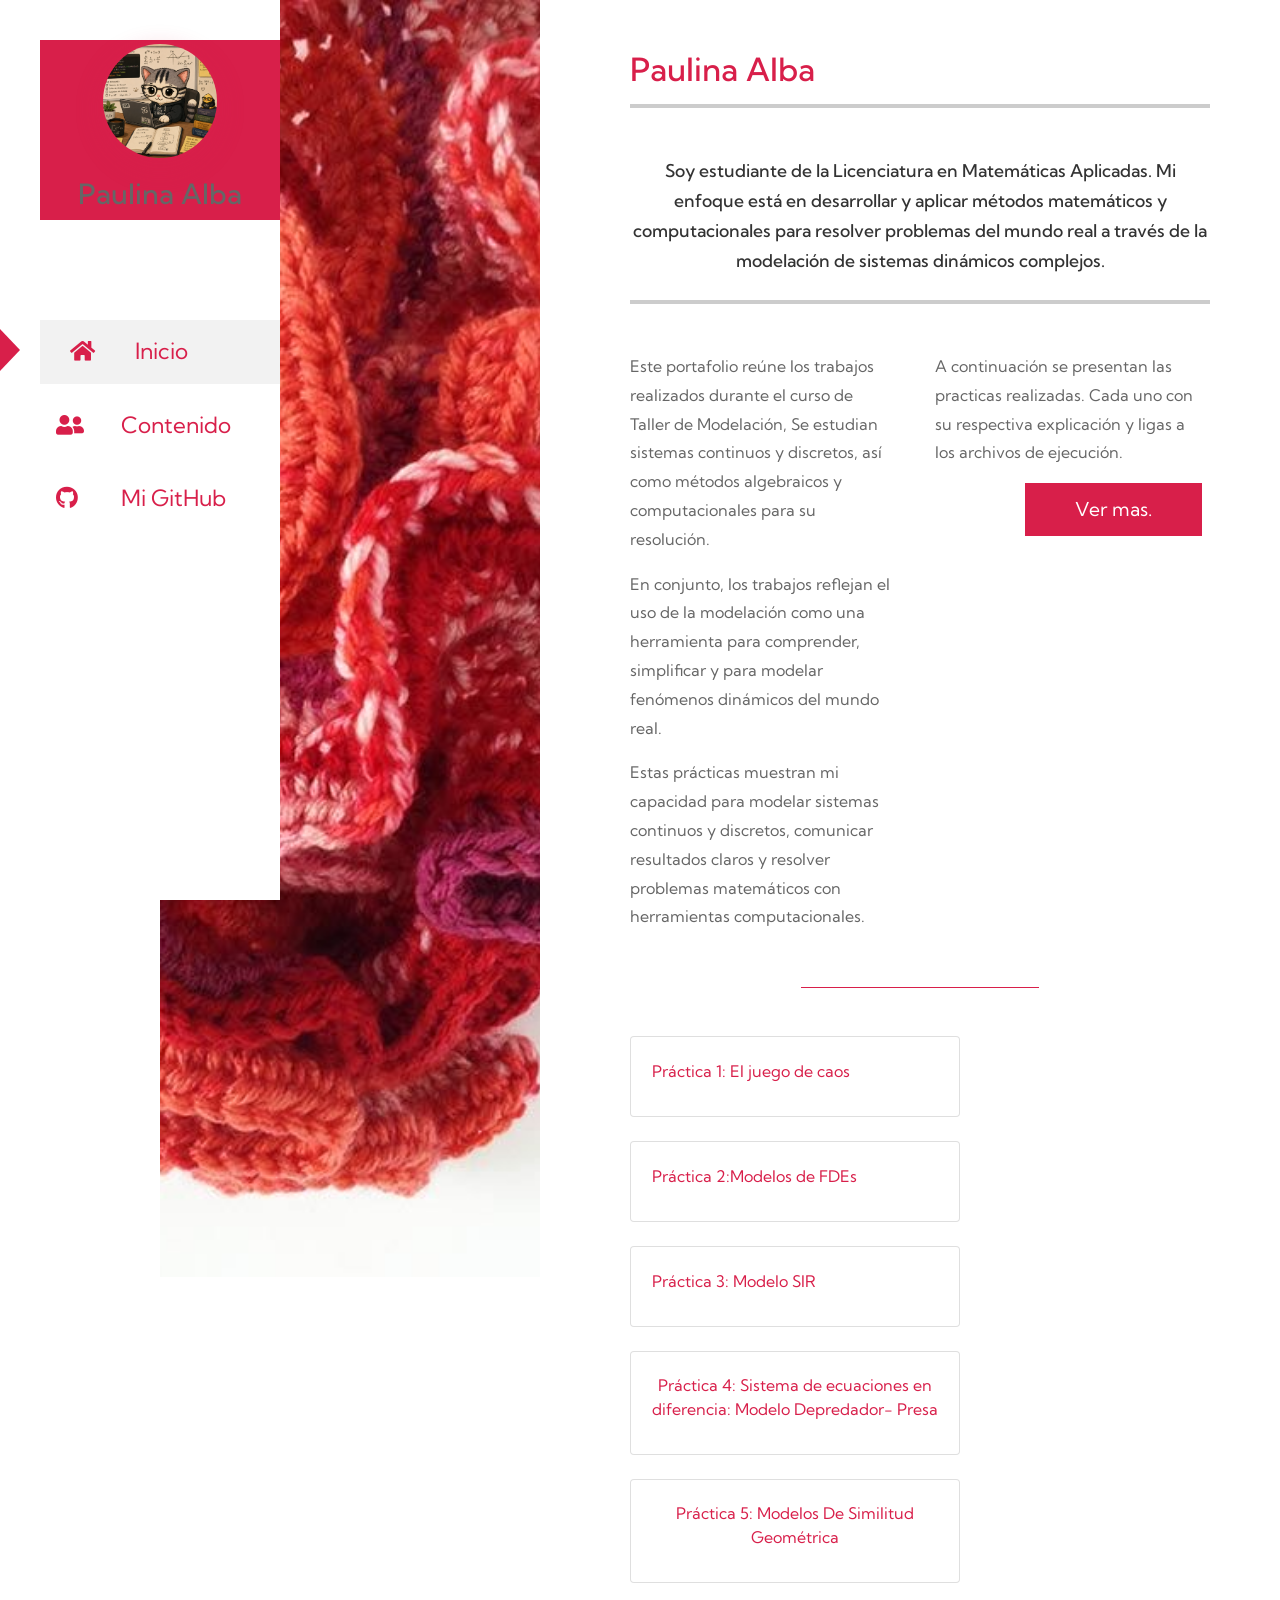
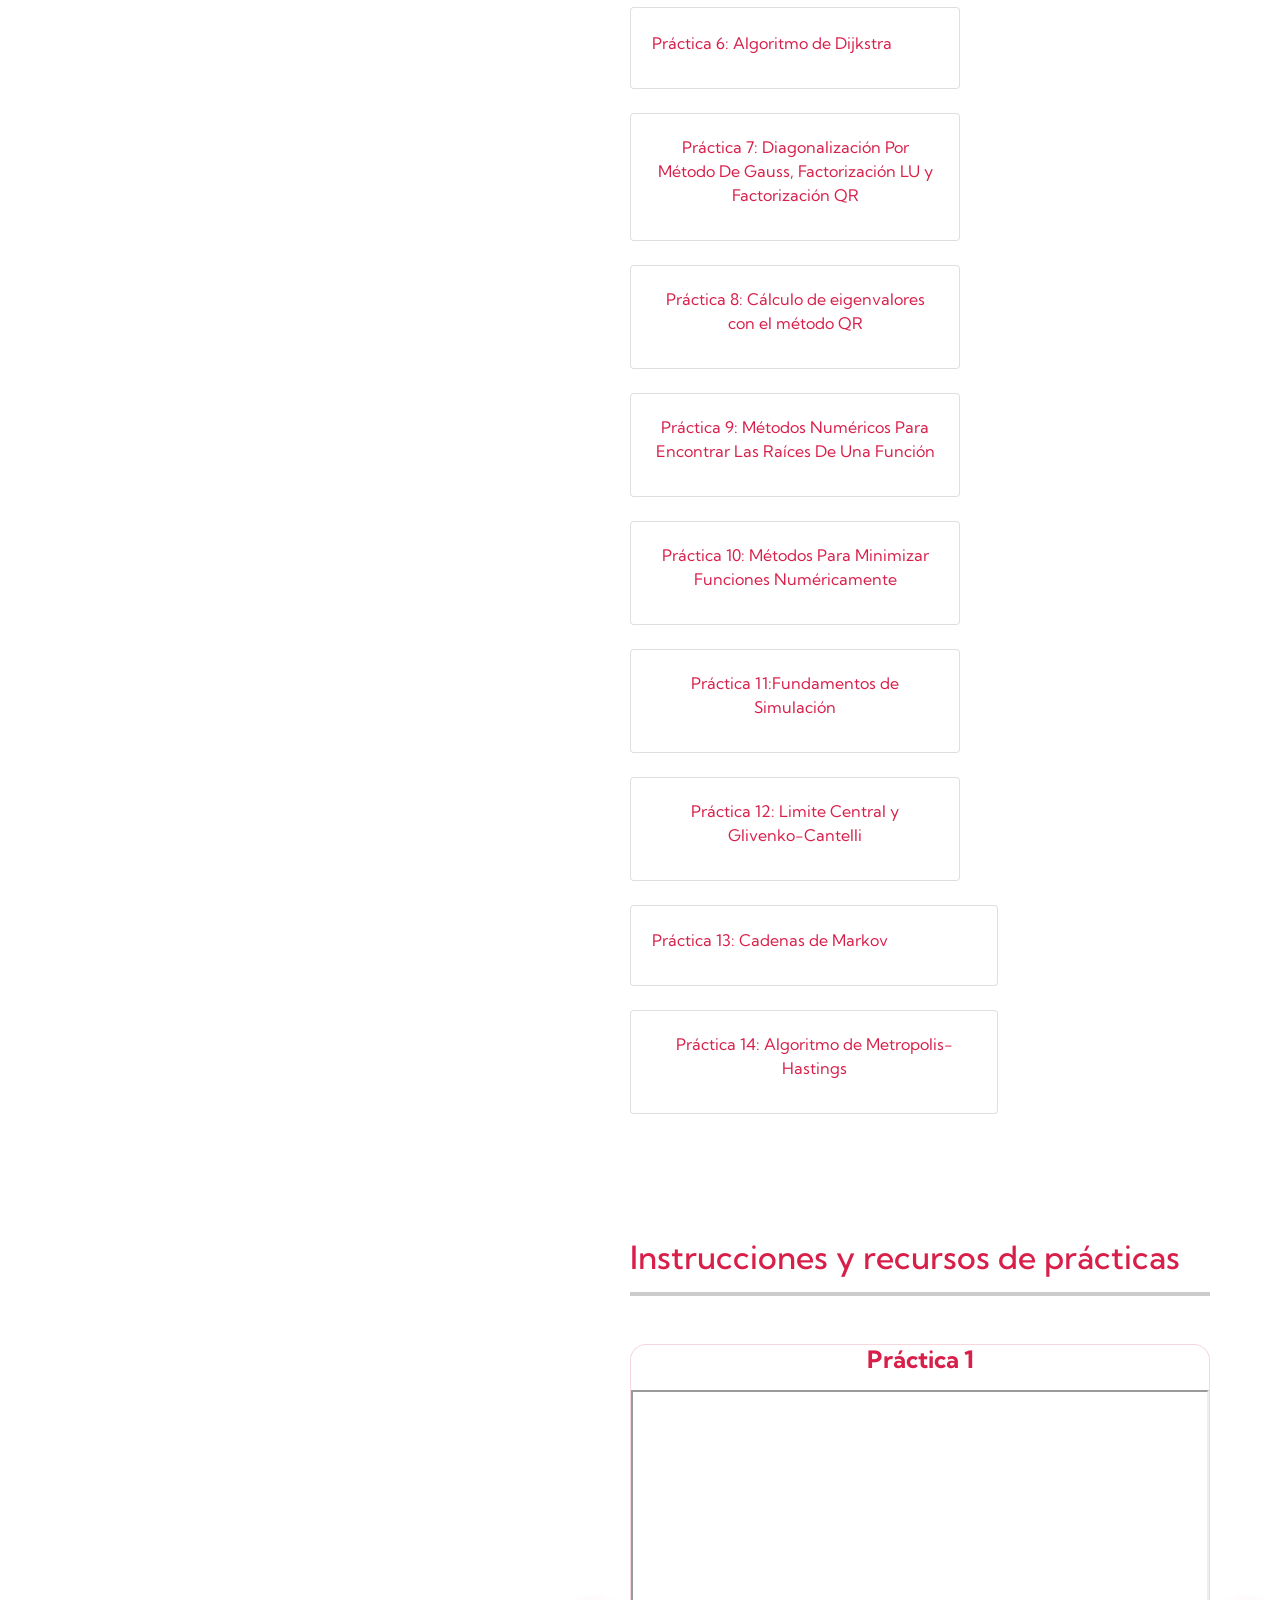
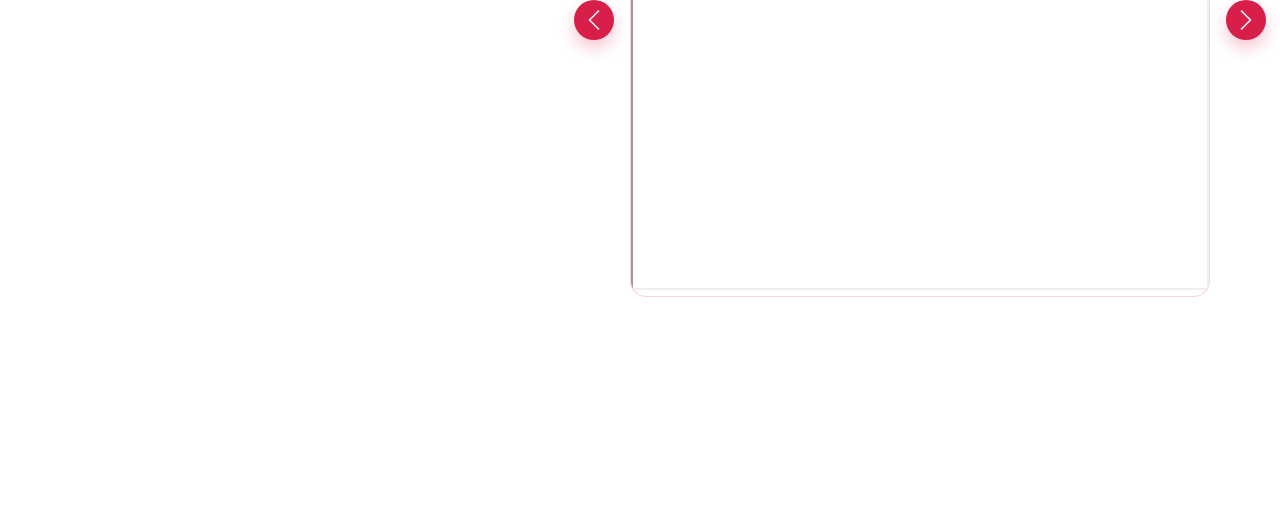
<file: index.html>
<!DOCTYPE html>
<html lang="en">
<head>
    <meta charset="UTF-8">
    <meta name="viewport" content="width=device-width, initial-scale=1.0">
    <title>Portafolio - Paulina Alba</title>
    <link href="https://fonts.googleapis.com/css2?family=Kumbh+Sans&display=swap" rel="stylesheet"> <!-- https://fonts.google.com/specimen/Kumbh+Sans -->
    <link rel="stylesheet" href="assets/libs/fontawesome/css/all.min.css">  <!-- https://fontawesome.com/-->  
    <link rel="stylesheet" href="assets/css/magnific-popup.css">       <!-- https://dimsemenov.com/plugins/magnific-popup/ -->
    <link rel="stylesheet" href="assets/css/bootstrap.min.css">        <!-- https://getbootstrap.com/ -->
    <link rel="stylesheet" href="assets/libs/slick/slick.min.css">          <!-- https://kenwheeler.github.io/slick/ -->
    <link rel="stylesheet" href="assets/libs/slick/slick-theme.css">
    <link rel="stylesheet" href="assets/css/templatemo-upright.css">
    <style>
        #accordion .btn-outline-primary,
        #accordion .btn-outline-secondary {
            border-width: 2px;
            border-radius: 0.65rem;
            padding: 0.45rem 0.95rem;
            font-weight: 600;
            letter-spacing: 0.02em;
            transition: transform 0.2s ease, box-shadow 0.2s ease, background-color 0.2s ease;
        }
        #accordion .btn-outline-primary {
            color: #d81f4a;
            border-color: #d81f4a;
            background-color: transparent;
        }
        #accordion .btn-outline-secondary {
            color: #9d06cf;
            border-color: #9d06cf;
            background-color: transparent;
        }
        #accordion .btn-outline-primary:hover,
        #accordion .btn-outline-secondary:hover {
            transform: translateY(-1px);
            box-shadow: 0 0.5rem 1rem rgba(216, 31, 74, 0.18);
        }
        #accordion .btn-outline-primary:hover {
            color: #ffffff;
            background-color: #d81f4a;
            border-color: #d81f4a;
        }
        #accordion .btn-outline-secondary:hover {
            color: #ffffff;
            background-color: #9d06cf;
            border-color: #9d06cf;
        }
        #accordion .btn-outline-primary:focus,
        #accordion .btn-outline-secondary:focus {
            box-shadow: 0 0 0 0.3rem rgba(216, 31, 74, 0.25);
        }

        /* Estilos para el componente de perfil */
        .tm-profile-container {
            display: flex;
            flex-direction: column;
            align-items: center;
            gap: 1rem;
            padding: 1.5rem;
        }
        .tm-profile-avatar {
            width: 120px;
            height: 120px;
            border-radius: 50%;
            object-fit: cover;
            border: 3px solid #d81f4a;
            box-shadow: 0 0.5rem 1.5rem rgba(216, 31, 74, 0.25);
            transition: transform 0.3s ease, box-shadow 0.3s ease;
        }
        .tm-profile-avatar:hover {
            transform: scale(1.08);
            box-shadow: 0 0.75rem 2rem rgba(216, 31, 74, 0.35);
        }
        .tm-profile-text {
            text-align: center;
        }
        .tm-profile-text .tm-brand {
            font-size: 1.75rem;
            margin-bottom: 0.5rem;
        }
        .tm-profile-text .tm-brand-subtitle {
            font-size: 0.85rem;
            color: #f5ddf6;
            margin: 0;
        }
        
        /* Bio intro styling */
        .tm-bio-intro {
            font-size: 1.1rem;
            color: #333333;
            line-height: 1.7;
            font-weight: 500;
            text-align: center;
            margin-bottom: 1.5rem;
            max-width: 800px;
            margin-left: auto;
            margin-right: auto;
        }
        
        @media (max-width: 768px) {
            .tm-profile-container {
                padding: 1rem;
            }
            .tm-profile-avatar {
                width: 100px;
                height: 100px;
            }
            .tm-profile-text .tm-brand {
                font-size: 1.5rem;
            }
        }

        #carouselExampleSlidesOnly {
            position: relative;
        }
        #carouselExampleSlidesOnly .carousel-inner {
            border: 1px solid rgba(216, 31, 74, 0.18);
            border-radius: 1rem;
            overflow: hidden;
            background-color: #ffffff;
        }
        #carouselExampleSlidesOnly .carousel-item h4 {
            margin-bottom: 1rem;
            color: #d81f4a;
            font-weight: 700;
        }
        #carouselExampleSlidesOnly .carousel-control-prev,
        #carouselExampleSlidesOnly .carousel-control-next {
            width: 2.5rem;
            height: 2.5rem;
            top: 50%;
            transform: translateY(-50%);
            opacity: 1;
            border-radius: 50%;
            background-color: #d81f4a;
            border: none;
            box-shadow: 0 0.5rem 1rem rgba(216, 31, 74, 0.25);
            transition: background-color 0.2s ease, transform 0.2s ease;
        }
        #carouselExampleSlidesOnly .carousel-control-prev {
            left: -3.5rem;
        }
        #carouselExampleSlidesOnly .carousel-control-next {
            right: -3.5rem;
        }
        #carouselExampleSlidesOnly .carousel-control-prev-icon,
        #carouselExampleSlidesOnly .carousel-control-next-icon {
            background-image: url("data:image/svg+xml,%3csvg xmlns='http://www.w3.org/2000/svg' viewBox='0 0 16 16'%3e%3cpath d='M11.354 1.646a.5.5 0 0 1 0 .708L5.707 8l5.647 5.646a.5.5 0 0 1-.708.708l-6-6a.5.5 0 0 1 0-.708l6-6a.5.5 0 0 1 .708 0z' fill='%23ffffff'/%3e%3c/svg%3e");
            background-color: transparent;
            background-size: 1.5rem 1.5rem;
        }
        #carouselExampleSlidesOnly .carousel-control-next-icon {
            background-image: url("data:image/svg+xml,%3csvg xmlns='http://www.w3.org/2000/svg' viewBox='0 0 16 16'%3e%3cpath d='M4.646 1.646a.5.5 0 0 1 .708 0l6 6a.5.5 0 0 1 0 .708l-6 6a.5.5 0 0 1-.708-.708L10.293 8 4.646 2.354a.5.5 0 0 1 0-.708z' fill='%23ffffff'/%3e%3c/svg%3e");
        }
        #carouselExampleSlidesOnly .carousel-control-prev:hover,
        #carouselExampleSlidesOnly .carousel-control-next:hover {
            background-color: #9d06cf;
            transform: translateY(-50%) scale(1.08);
        }
        @media (max-width: 992px) {
            #carouselExampleSlidesOnly .carousel-control-prev,
            #carouselExampleSlidesOnly .carousel-control-next {
                top: auto;
                bottom: 1rem;
                transform: none;
                width: 2.2rem;
                height: 2.2rem;
            }
            #carouselExampleSlidesOnly .carousel-control-prev {
                left: 1rem;
            }
            #carouselExampleSlidesOnly .carousel-control-next {
                right: 1rem;
                left: auto;
            }
        }
    </style><!--
    
TemplateMo 555 Upright

https://templatemo.com/tm-555-upright

-->
</head>
<body>    
    <div class="container-fluid">
        <div class="row">
            <!-- Leftside bar -->
            <div id="tm-sidebar" class="tm-sidebar"> 
                <nav class="tm-nav">
                    <button class="navbar-toggler" type="button" aria-label="Toggle navigation">
                        <i class="fas fa-bars"></i>
                    </button>
                    <div>
                        <div class="tm-brand-box">
                            <div class="tm-profile-container">
                                <img src="assets/img/avatar.png" alt="Paulina Alba" class="tm-profile-avatar">
                                <div class="tm-profile-text">
                                    <h1 class="tm-brand">Paulina Alba</h1>
                                </div>
                            </div>
                        </div>                
                        <ul id="tm-main-nav">
                            <li class="nav-item">                                
                                <a href="#home" class="nav-link current">
                                    <div class="triangle-right"></div>
                                    <i class="fas fa-home nav-icon"></i>
                                    Inicio
                                </a>
                            </li>
                            <li class="nav-item">
                                <a href="#about" class="nav-link">
                                    <div class="triangle-right"></div>
                                    <i class="fas fa-user-friends nav-icon"></i>
                                    Contenido
                                </a>
                            </li>                           
                            <li class="nav-item">
                                <a href="https://github.com/albapaulina150-crypto" class="nav-link external" target="_parent" rel="sponsored">
                                    <div class="triangle-right"></div>
                                    <i class="fab fa-github nav-icon"></i>
                                    Mi GitHub
                                </a>
                            </li>
                        </ul>
                    </div>
                   
                </nav>
            </div>
            
            <div class="tm-main">
                <!-- Home section -->
                <div class="tm-section-wrap">
                    <div class="tm-parallax" data-parallax="scroll" data-image-src="assets/img/img-crochet.jpg"></div>                   
                    <section id="home" class="tm-section">
                        <h2 class="tm-text-primary">Paulina Alba</h2>
                        <hr class="mb-5">
                        <p class="tm-bio-intro">Soy estudiante de la Licenciatura en Matemáticas Aplicadas. Mi enfoque está en desarrollar y aplicar métodos matemáticos y computacionales para resolver problemas del mundo real a través de la modelación de sistemas dinámicos complejos.</p>
                        <hr class="mb-5">
                        <div class="row">
                            <div class="col-lg-6 tm-col-home mb-4">
                                <div class="tm-text-container">
                                                         
                                    <p>
                                        Este portafolio reúne los trabajos realizados durante el curso de Taller de Modelación, 
                                        Se estudian sistemas continuos y discretos, así como métodos algebraicos y computacionales para su resolución. 
                        
                                    </p>
                                    <p>
                                        En conjunto, los trabajos reflejan el uso de la modelación como una 
                                        herramienta para comprender, simplificar y para modelar fenómenos dinámicos del mundo real.
                                    </p>
                                    <p>
                                        Estas prácticas muestran mi capacidad para modelar sistemas continuos y discretos, comunicar resultados claros y resolver problemas matemáticos con herramientas computacionales.
                                    </p>
                                </div>                                
                            </div>
                            <div class="col-lg-6 tm-col-home mb-4">
                                <div class="tm-text-container">
                                                                     
                                    <p>
                                       A continuación se presentan las practicas realizadas. 
                                       Cada uno con su respectiva explicación y ligas a los archivos de ejecución.
                                
                                    </p>
                                    <div class="text-right">
                                        <a href="#about" class="btn btn-primary tm-btn-primary">Ver mas.</a>
                                    </div>                                    
                                </div>
                            </div>
                        </div>
                        <!-- Accordion/Prácticas -->
                        <hr class="tm-hr-short mb-5">
                        <div class="row tm-row-home">                            
                            <div class="tm-col-home tm-col-home-l">
                                <div id="accordion">
                                    <div class="card mb-4">
                                        <div class="card-body">
                                            
                                            <h5 class="card-title">
                                                <button class="btn p-0 tm-text-primary text-decoration-none shadow-none" 
                                                        data-bs-toggle="collapse" 
                                                        data-bs-target="#collapseOne" 
                                                        aria-expanded="false" 
                                                        aria-controls="collapseOne">
                                                    Práctica 1: El juego de caos
                                                </button>
                                            </h5>

                                            <div id="collapseOne" class="collapse">
                                                <p class="card-text">
                                                    Esta practica sirve como un repaso básico de programación se implementa el algoritmo del "Juego del Caos" 
                                                    para construir el Triángulo de Sierpinski
                                                </p>


                                                <br><br>

                                                <a href="https://github.com/albapaulina150-crypto/practica1_equipopau.git" target="_blank" class="btn btn-sm btn-outline-primary" role="button">Link de repositorio</a>
                                                <a href="#about" onclick="irASlide(0)" class="btn btn-sm btn-outline-secondary me-2" role="button">Ver pdf</a>
                                            </div>

                                        </div>
                                    </div>
                                                                        <div class="card mb-4">
                                        <div class="card-body">
                                            
                                            <h5 class="card-title">
                                                <button class="btn p-0 tm-text-primary text-decoration-none shadow-none" 
                                                        data-bs-toggle="collapse" 
                                                        data-bs-target="#collapseTwo" 
                                                        aria-expanded="false" 
                                                        aria-controls="collapseTwo">
                                                    Práctica 2:Modelos de FDEs
                                                </button>
                                            </h5>

                                            <div id="collapseTwo" class="collapse">
                                                <p class="card-text">
                                                    Explora la generación de estructuras complejas a partir de reglas iterativas simples, 
                                                    introduciendo conceptos de sistemas dinámicos.
                                                </p>


                                                <br><br>

                                                <a href="https://github.com/albapaulina150-crypto/practica02.git" target="_blank" class="btn btn-sm btn-outline-primary" role="button">Link de repositorio</a>
                                                <a href="#about" onclick="irASlide(1)" class="btn btn-sm btn-outline-secondary me-2" role="button">Ver pdf</a>
                                            </div>

                                        </div>
                                    </div>
                                                                        <div class="card mb-4">
                                        <div class="card-body">
                                            
                                            <h5 class="card-title">
                                                <button class="btn p-0 tm-text-primary text-decoration-none shadow-none" 
                                                        data-bs-toggle="collapse" 
                                                        data-bs-target="#collapseThree" 
                                                        aria-expanded="false" 
                                                        aria-controls="collapseThree">
                                                    Práctica 3: Modelo SIR

                                                </button>
                                            </h5>

                                            <div id="collapseThree" class="collapse">
                                                <p class="card-text">
                                                    Se implementa el modelo epidemiológico SIR mediante ecuaciones en diferencias 
                                                    para simular y visualizar la dinámica de una población cerrada frente a una enfermedad infecciosa.
                                                </p>


                                                <br><br>

                                                <a href="https://github.com/albapaulina150-crypto/practica03_pauleosauljose.git" target="_blank" class="btn btn-sm btn-outline-primary" role="button">Link de repositorio</a>
                                                <a href="#about" onclick="irASlide(2)" class="btn btn-sm btn-outline-secondary me-2" role="button">Ver pdf</a>
                                            </div>

                                        </div>
                                    </div>
                                                                        <div class="card mb-4">
                                        <div class="card-body">
                                            
                                            <h5 class="card-title">
                                                <button class="btn p-0 tm-text-primary text-decoration-none shadow-none" 
                                                        data-bs-toggle="collapse" 
                                                        data-bs-target="#collapseFour" 
                                                        aria-expanded="false" 
                                                        aria-controls="collapseFour">
                                                    Práctica 4: Sistema de ecuaciones en diferencia: Modelo Depredador- Presa

                                                </button>
                                            </h5>

                                            <div id="collapseFour" class="collapse">
                                                <p class="card-text">
                                                    En esta practica se pide implementar el modelo discreto Depredador-Presa (Lotka-Volterra) para simular dinámicas poblacionales y visualizar retratos de fase y series de tiempo.
                                                </p>


                                                <br><br>

                                                <a href="https://github.com/citlalminatzin/04-lotka-volterra-pau-leo-y-saul.git" target="_blank" class="btn btn-sm btn-outline-primary" role="button">Link de repositorio</a>
                                                <a href="#about" onclick="irASlide(3)" class="btn btn-sm btn-outline-secondary me-2" role="button">Ver pdf</a>
                                            </div>

                                        </div>
                                    </div>
                                                                        <div class="card mb-4">
                                        <div class="card-body">
                                            
                                            <h5 class="card-title">
                                                <button class="btn p-0 tm-text-primary text-decoration-none shadow-none" 
                                                        data-bs-toggle="collapse" 
                                                        data-bs-target="#collapseFive" 
                                                        aria-expanded="false" 
                                                        aria-controls="collapseFive">
                                                    Práctica 5: Modelos De Similitud Geométrica
                                                </button>
                                            </h5>

                                            <div id="collapseFive" class="collapse">
                                                <p class="card-text">
                                                   Se desarrollan modelos matemáticos de similitud geométrica en esta practica para estimar la masa de un pez
                                                    utilizando regresión lineal y el coeficiente de correlación de Pearson.
                                                </p>


                                                <br><br>

                                                <a href="https://github.com/citlalminatzin/practica05_repo_pauauau.git" target="_blank" class="btn btn-sm btn-outline-primary" role="button">Link de repositorio</a>
                                                <a href="#about" onclick="irASlide(4)" class="btn btn-sm btn-outline-secondary me-2" role="button">Ver pdf</a>
                                            </div>

                                        </div>
                                    </div>
                                                                        <div class="card mb-4">
                                        <div class="card-body">
                                            
                                            <h5 class="card-title">
                                                <button class="btn p-0 tm-text-primary text-decoration-none shadow-none" 
                                                        data-bs-toggle="collapse" 
                                                        data-bs-target="#collapseSix" 
                                                        aria-expanded="false" 
                                                        aria-controls="collapseSix">
                                                    Práctica 6: Algoritmo de Dijkstra
                                                </button>
                                            </h5>

                                            <div id="collapseSix" class="collapse">
                                                <p class="card-text">
                                                    En esta práctica simulamos en Python del algoritmo de Dijkstra para encontrar el camino más corto en gráfos dirigidos y no dirigidos,
                                                     utilizamos matrices de adyacencia con pesos.
                                                </p>


                                                <br><br>

                                                <a href="https://github.com/citlalminatzin/06-dijkstra-equipo_mapache.git" target="_blank" class="btn btn-sm btn-outline-primary" role="button">Link de repositorio</a>
                                                <a href="#about" onclick="irASlide(5)" class="btn btn-sm btn-outline-secondary me-2" role="button">Ver pdf</a>
                                            </div>

                                        </div>
                                    </div>
                                                                        <div class="card mb-4">
                                        <div class="card-body">
                                            <h5 class="card-title">
                                                <button class="btn p-0 tm-text-primary text-decoration-none shadow-none" 
                                                        data-bs-toggle="collapse" 
                                                        data-bs-target="#collapseSeven" 
                                                        aria-expanded="false" 
                                                        aria-controls="collapseSeven">
                                                    Práctica 7: Diagonalización Por Método De Gauss, Factorización LU y
                                                        Factorización QR
                                                </button>
                                            </h5>

                                            <div id="collapseSeven" class="collapse">
                                                <p class="card-text">
                                                    Esta práctica implementa métodos directos de álgebra lineal para matrices cuadradas,
                                                     abarcando la Eliminación Gaussiana con pivoteo, la Factorización LU y la Descomposición QR.


                                                <br><br>

                                                <a href="https://github.com/citlalminatzin/07-linalg-equipo_mapache.git" target="_blank" class="btn btn-sm btn-outline-primary" role="button">Link de repositorio</a>
                                                <a href="#about" onclick="irASlide(6)" class="btn btn-sm btn-outline-secondary me-2" role="button">Ver pdf</a>
                                            </div>

                                        </div>
                                    </div>
                                                                        <div class="card mb-4">
                                        <div class="card-body">
                                            
                                            <h5 class="card-title">
                                                <button class="btn p-0 tm-text-primary text-decoration-none shadow-none" 
                                                        data-bs-toggle="collapse" 
                                                        data-bs-target="#collapseEight" 
                                                        aria-expanded="false" 
                                                        aria-controls="collapseEight">
                                                    Práctica 8: Cálculo de eigenvalores con el método QR
                                                </button>
                                            </h5>

                                            <div id="collapseEight" class="collapse">
                                                <p class="card-text">
                                                    
                                                    Implementación en Python del Método QR para el cálculo de eigenvalores de matrices cuadradas,
                                                     abarca desde el algoritmo base hasta su optimización con criterios de tolerancia.
                                                </p>


                                                <br><br>

                                                <a href="https://github.com/citlalminatzin/09-qr-equipo_mapache.git" target="_blank" class="btn btn-sm btn-outline-primary" role="button">Link de repositorio</a>
                                                <a href="#about" onclick="irASlide(7)" class="btn btn-sm btn-outline-secondary me-2" role="button">Ver pdf</a>
                                            </div>

                                        </div>
                                    </div>
                                                                        <div class="card mb-4">
                                        <div class="card-body">
                                            
                                            <h5 class="card-title">
                                                <button class="btn p-0 tm-text-primary text-decoration-none shadow-none" 
                                                        data-bs-toggle="collapse" 
                                                        data-bs-target="#collapseNine" 
                                                        aria-expanded="false" 
                                                        aria-controls="collapseNine">
                                                    Práctica 9: Métodos Numéricos Para Encontrar Las Raíces De Una Función
                                                        
                                                </button>
                                            </h5>

                                            <div id="collapseNine" class="collapse">
                                                <p class="card-text">
                                                    Implementación de métodos numéricos en Python para encontrar raíces de funciones, 
                                                    comparando la eficiencia del método de Newton-Raphson y el método de Punto Fijo.
                                                </p>


                                                <br><br>

                                                <a href="https://github.com/citlalminatzin/09-newton-raphson-equipo_mapache.git" target="_blank" class="btn btn-sm btn-outline-primary" role="button">Link de repositorio</a>
                                                <a href="#about" onclick="irASlide(8)" class="btn btn-sm btn-outline-secondary me-2" role="button">Ver pdf</a>
                                            </div>

                                        </div>
                                    </div>
                                                                        <div class="card mb-4">
                                        <div class="card-body">
                                            
                                            <h5 class="card-title">
                                                <button class="btn p-0 tm-text-primary text-decoration-none shadow-none" 
                                                        data-bs-toggle="collapse" 
                                                        data-bs-target="#collapseTen" 
                                                        aria-expanded="false" 
                                                        aria-controls="collapseTen">
                                                    Práctica 10: Métodos Para Minimizar Funciones Numéricamente
                                                </button>
                                            </h5>

                                            <div id="collapseTen" class="collapse">
                                                <p class="card-text">
                                                    La práctica se enfoca en el uso de métodos numéricos para la minimización de funciones matemáticas a través de series de taylor,
                                                     metodo gradiente y un algoritmo evolutivo 
                                                </p>


                                                <br><br>

                                                <a href="https://github.com/citlalminatzin/practica10-equipo-mapache.git" target="_blank" class="btn btn-sm btn-outline-primary" role="button">Link de repositorio</a>
                                                <a href="#about" onclick="irASlide(9)" class="btn btn-sm btn-outline-secondary me-2" role="button">Ver pdf</a>
                                            </div>

                                        </div>
                                    </div>
                                                                        <div class="card mb-4">
                                        <div class="card-body">
                                            
                                            <h5 class="card-title">
                                                <button class="btn p-0 tm-text-primary text-decoration-none shadow-none" 
                                                        data-bs-toggle="collapse" 
                                                        data-bs-target="#collapseEleven" 
                                                        aria-expanded="false" 
                                                        aria-controls="collapseEleven">
                                                    Práctica 11:Fundamentos de Simulación
                                                </button>
                                            </h5>

                                            <div id="collapseEleven" class="collapse">
                                                <p class="card-text">
                                                    En esta práctica se tratan fundamentos de simulación: generación de variables aleatorias, 
                                                    visualización con histogramas y demostración de la Ley Débil de los Grandes Números.
                                                </p>


                                                <br><br>

                                                <a href="https://github.com/citlalminatzin/11-simulation-pau.git" target="_blank" class="btn btn-sm btn-outline-primary" role="button">Link de repositorio</a>
                                                <a href="#about" onclick="irASlide(10)" class="btn btn-sm btn-outline-secondary me-2" role="button">Ver pdf</a>
                                            </div>

                                        </div>
                                    </div>  
                                                                        <div class="card mb-4">
                                        <div class="card-body">
                                            
                                            <h5 class="card-title">
                                                <button class="btn p-0 tm-text-primary text-decoration-none shadow-none" 
                                                        data-bs-toggle="collapse" 
                                                        data-bs-target="#collapseTwelve" 
                                                        aria-expanded="false" 
                                                        aria-controls="collapseTwelve">
                                                    Práctica 12: Limite Central y Glivenko-Cantelli
                                                </button>
                                            </h5>

                                            <div id="collapseTwelve" class="collapse">
                                                <p class="card-text">
                                                    En esta práctica se verifica computacionalmente la validez de dos teoremas de la
                                                    teoría de Probabilidad: el Teorema del Límite Central y el Teorema de Glivenko-Cantelli.
                                                </p>


                                                <br><br>

                                                <a href="https://github.com/citlalminatzin/12-cdf-pauauau420p.git" target="_blank" class="btn btn-sm btn-outline-primary" role="button">Link de repositorio</a>
                                                <a href="#about" onclick="irASlide(11)" class="btn btn-sm btn-outline-secondary me-2" role="button">Ver pdf</a>
                                            </div>

                                        </div>
                                    </div>
                                                                        <div class="card mb-4" style="width: 23rem;">
                                        <div class="card-body">
                                            
                                            <h5 class="card-title">
                                                <button class="btn p-0 tm-text-primary text-decoration-none shadow-none" 
                                                        data-bs-toggle="collapse" 
                                                        data-bs-target="#collapseThirteen" 
                                                        aria-expanded="false" 
                                                        aria-controls="collapseThirteen">
                                                    Práctica 13: Cadenas de Markov
                                                </button>
                                            </h5>

                                            <div id="collapseThirteen" class="collapse">
                                                <p class="card-text">
                                                    En esta práctica se aprende a simular Cadenas de Markov y con ello analizar el
                                                    comportamiento de varios ejemplos con Operaciones con Matrices en Python.

                                                </p>


                                                <br><br>

                                                <a href="https://github.com/citlalminatzin/13-markov-chains-pauauau420p" target="_blank" class="btn btn-sm btn-outline-primary" role="button">Link de repositorio</a>
                                                <a href="#about" onclick="irASlide(12)" class="btn btn-sm btn-outline-secondary me-2" role="button">Ver pdf</a>
                                            </div>

                                        </div>
                                    </div>
                                                                        <div class="card mb-4" style="width: 23rem;">
                                        <div class="card-body">
                                            
                                            <h5 class="card-title">
                                                <button class="btn p-0 tm-text-primary text-decoration-none shadow-none" 
                                                        data-bs-toggle="collapse" 
                                                        data-bs-target="#collapseThirteen" 
                                                        aria-expanded="false" 
                                                        aria-controls="collapseThirteen">
                                                    Práctica 14: Algoritmo de Metropolis-Hastings
                                                </button>
                                            </h5>

                                            <div id="collapseThirteen" class="collapse">
                                                <p class="card-text">
                                                    En esta práctica se aprende a simular Cadenas de Markov y con ello analizar el
                                                    comportamiento de varios ejemplos con Operaciones con Matrices en Python.

                                                </p>


                                                <br><br>

                                                <a href="https://github.com/citlalminatzin/14-metropolis-hastings-pauauau420p.git" target="_blank" class="btn btn-sm btn-outline-primary" role="button">Link de repositorio</a>
                                                <a href="#about" onclick="irASlide(13)" class="btn btn-sm btn-outline-secondary me-2" role="button">Ver pdf</a>
                                            </div>

                                        </div>
                                    </div>
                                    
                                                  
                                </div>
                            </div>
                            
                        </div>
                    </section>
                    
                </div>






                <!-- About section -->
                <div class="tm-section-wrap">
                    <div class="tm-parallax" data-parallax="scroll" data-image-src="assets/img/img-crochet.jpg"></div>
                    <section id="about" class="tm-section">
                        <h2 class="tm-text-primary">Instrucciones y recursos de prácticas</h2>
                        <hr class="mb-5">
                    
                        <div class="mt-5">

                            <div id="carouselExampleSlidesOnly" class="carousel slide">

                                <div class="carousel-inner">

                                    <div class="carousel-item active text-center">
                                        <h4>Práctica 1</h4>
                                        <iframe src="assets/pdf/Practica01.pdf" width="100%" height="500px"></iframe>
                                    </div>

                                    <div class="carousel-item text-center">
                                        <h4>Práctica 2</h4>
                                        <iframe src="assets/pdf/Practica02.pdf" width="100%" height="500px"></iframe>
                                    </div>

                                    <div class="carousel-item text-center">
                                        <h4>Práctica 3</h4>
                                        <iframe src="assets/pdf/Practica03.pdf" width="100%" height="500px"></iframe>
                                    </div>

                                    <div class="carousel-item text-center">
                                        <h4>Práctica 4</h4>
                                        <iframe src="assets/pdf/Practica04.pdf" width="100%" height="500px"></iframe>
                                    </div>

                                    <div class="carousel-item text-center">
                                        <h4>Práctica 5</h4>
                                        <iframe src="assets/pdf/Practica05.pdf" width="100%" height="500px"></iframe>
                                    </div>
                                    <div class="carousel-item text-center">
                                        <h4>Práctica 6</h4>     
                                        <iframe src="assets/pdf/Practica06.pdf" width="100%" height="500px"></iframe>
                                    </div>
                                    <div class="carousel-item text-center">
                                        <h4>Práctica 7</h4>     
                                        <iframe src="assets/pdf/Practica07.pdf" width="100%" height="500px"></iframe>
                                    </div>
                                    <div class="carousel-item text-center">
                                        <h4>Práctica 8</h4>     
                                        <iframe src="assets/pdf/Practica08.pdf" width="100%" height="500px"></iframe>
                                    </div>
                                    <div class="carousel-item text-center">
                                        <h4>Práctica 9</h4>     
                                        <iframe src="assets/pdf/Practica09.pdf" width="100%" height="500px"></iframe>
                                    </div>
                                    <div class="carousel-item text-center">
                                        <h4>Práctica 10</h4>     
                                        <iframe src="assets/pdf/Practica10.pdf" width="100%" height="500px"></iframe>
                                    </div>
                                    <div class="carousel-item text-center">
                                        <h4>Práctica 11</h4>     
                                        <iframe src="assets/pdf/Practica11.pdf" width="100%" height="500px"></iframe>
                                    </div>
                                    <div class="carousel-item text-center">
                                        <h4>Práctica 12</h4>     
                                        <iframe src="assets/pdf/Practica12.pdf" width="100%" height="500px"></iframe>
                                    </div>
                                    <div class="carousel-item text-center">
                                        <h4>Práctica 13</h4>     
                                        <iframe src="assets/pdf/Practica13.pdf" width="100%" height="500px"></iframe>
                                    </div>
                                    <div class="carousel-item text-center">
                                        <h4>Práctica 14</h4>     
                                        <iframe src="assets/pdf/PracticaFinal.pdf" width="100%" height="500px"></iframe>
                                    </div>

                                    
                                </div>

                                <button class="carousel-control-prev" type="button" data-bs-target="#carouselExampleSlidesOnly" data-bs-slide="prev">
                                    <span class="carousel-control-prev-icon"></span>
                                </button>
                                <button class="carousel-control-next" type="button" data-bs-target="#carouselExampleSlidesOnly" data-bs-slide="next">
                                    <span class="carousel-control-next-icon"></span>
                                </button>

                            </div>
                        </div>
                        

                    </section>
                </div>

                

                <!-- Copyright -->                
                <div class="tm-section-wrap tm-copyright row">
                    <div class="col-12">
                        <div class="text-right">
                            <!-- Copyright 2020 Upright Company -->
                        </div> 
                    </div>
                </div>                 
            </div> <!-- .tm-main -->                      
        </div> <!-- .row -->
    </div> <!-- .container-fluid -->
    <script src="assets/js/jquery-3.4.1.min.js"></script>          <!-- https://jquery.com/ -->
    <script src="assets/js/jquery.singlePageNav.min.js"></script>  <!-- https://github.com/ChrisWojcik/single-page-nav -->
    <script src="assets/js/parallax/parallax.min.js"></script>     <!-- https://pixelcog.github.io/parallax.js/ -->
    <script src="assets/js/imagesloaded.pkgd.min.js"></script>     <!-- https://imagesloaded.desandro.com/ -->
    <script src="assets/js/isotope.pkgd.min.js"></script>          <!-- https://isotope.metafizzy.co/ -->
    <script src="assets/js/jquery.magnific-popup.min.js"></script> <!-- https://dimsemenov.com/plugins/magnific-popup/ -->
    <script src="assets/libs/slick/slick.min.js"></script>              <!-- https://kenwheeler.github.io/slick/ -->
    <script src="assets/js/templatemo-script.js"></script>
    <script src="https://cdn.jsdelivr.net/npm/bootstrap@5.3.0/dist/js/bootstrap.bundle.min.js"></script>
    <script>
        function irASlide(index) {
            // mover carrusel
            var carousel = document.querySelector('#carouselExampleSlidesOnly');
            var carouselInstance = new bootstrap.Carousel(carousel, {
                interval: false
            });
            carouselInstance.to(index);

            // hacer scroll a la sección
            document.querySelector('#about').scrollIntoView({
                behavior: 'smooth'
            });
        }
    </script>
</body>
</html>
</file>
<file: assets/css/templatemo-upright.css>
/*
	
TemplateMo 555 Upright

https://templatemo.com/tm-555-upright


	Color Codes
	=============
	Primary Pink: #d81f4a
	Gray text: #666666
	Light gray nav button bg: #F2F2F2;

	Credit
	=========
	https://tympanus.net/Development/HoverEffectIdeas/
	
*/

html, body { overflow-x: hidden; }
body { font-family: 'Kumbh Sans', sans-serif; }
div, a, p { color: #666666; }
p, address { line-height: 1.8; }
a {	transition: all 0.3s ease; }
a:hover {
	color: #d81f4a;
	text-decoration: none;
}

.container-fluid { margin-left: 0; }

.btn-primary {
	padding: 12px 50px;
    border-radius: 0;
    background: #d81f4a;
    font-size: 1.2rem;
    border: 0;
}

.btn-primary:hover { background: #d81f4a; }
.tm-text-primary { color: #d81f4a; }
.tm-text-secondary { color: #d81f4a; }
hr { border-top: 4px solid #CCC; }

.tm-hr-short {
	border-top: 1px solid #d81f4a;
	width: 238px;
	margin-left: auto;
	margin-right: auto;
}

/* Layout */

.tm-main { width: 100%; }

.tm-row-home { 
	padding-left: 15px;
	padding-right: 15px;
}

.tm-mt-100 { margin-top: 100px; }

.tm-sidebar {
	background-color: #fff;
	position: fixed;
	top: 0;
	bottom: 0;
	left: 0;
	z-index: 1000;
	padding-left: 40px;
	padding-top: 40px;
	width: 280px;
}

.tm-section-wrap {
	width: calc(100% - 750px);
	margin-left: 750px;
	margin-right: 0;
	position: relative;
}

.tm-section { padding: 50px 70px 50px 0; }

#gallery,
#about,
#contact {
	padding-bottom: 150px;
}

.tm-parallax {
	width: 400px;	
	min-height: 100%;
	height: auto;
	background: transparent;
	position: absolute;
    width: 380px;
    left: -470px;
    top: 0;
}

/* Hide scrollbar */
.tm-sidebar {
	overflow-y: scroll;
	scrollbar-width: none; /* Firefox */
	-ms-overflow-style: none; /* IE 10+ */
}
.tm-sidebar::-webkit-scrollbar {
	/* WebKit */
	width: 0;
	height: 0;
}

.tm-sidebar-sticky {
	display: flex;
	flex-direction: column;
	align-items: center;
	justify-content: center;
}

.tm-nav {
	display: flex;
    flex-direction: column;
    justify-content: space-between;
    height: 100%;
}

.navbar-toggler { display: none; }

.tm-brand-box {
	width: 240px;
    height: 180px;
    background: #d81f4a;
    color: white;
    display: flex;
    align-items: center;
	justify-content: center;
	margin-bottom: 100px;
}

#tm-main-nav {
	padding: 0;
	margin: 0;
}

.nav-item {
	list-style: none;
	margin-top: 10px;
	margin-bottom: 10px;
}

.nav-link {
	position: relative;
	color: #d81f4a;
	font-size: 1.4rem;
	padding-top: 15px;
	padding-bottom: 15px;
}

.triangle-right {
	position: absolute;
	top: 9px;
	left: -40px;
	width: 0;
	height: 0;
	border-top: 21px solid transparent;
	border-left: 20px solid #d81f4a;
	border-bottom: 21px solid transparent;
	opacity: 0;
	transition: all 0.3s ease;
}

.nav-item:hover .nav-link,
.nav-link.current {
	background-color: #F2F2F2;
	color:#d81f4a;
	padding-left: 30px;
}

.nav-item:hover > .nav-link > .triangle-right,
.nav-link.current > .triangle-right {
	opacity: 1;
}

.nav-icon {
	width: 40px;
	margin-right: 20px;
}

/* Home section */
#home { min-height: 100vh; }
.tm-col-home-l { width: calc(100% - 300px); }

.tm-img-home-container {
	width: 250px;
	height: 500px;
	background: url(../img/img-home-01.jpg) no-repeat center;
	background-size: cover;
	margin-right: 0;
	margin-left: auto;
}

@media (max-width: 1600px) {
	.tm-col-home-l { width: calc(100% - 250px); }

	.tm-img-home-container {
		width: 200px;
		height: 400px;
	}
}

.tm-icon-container {
	border: 1px solid #CCC;
    width: 122px;
    height: 122px;
    display: flex;
    align-items: center;
    justify-content: center;
}

.tm-text-container { max-width: 97%; }

.tm-post-icon {
	width: 100px;
	height: 100px;
	margin-right: 20px;
}

.tm-post-link:hover {
	color: #9d06cf;
}

/* Gallery section */
.tm-gallery {
	position: relative;
	margin: 0 -10px;
	list-style: none;
	text-align: center;
	overflow: hidden;
}

.tm-gallery-links {
	padding-left: 0;
    display: flex;
	flex-wrap: wrap;
	margin-left: -15px;
	margin-bottom: 0;
}

.tm-gallery-links li {
	list-style: none;
	margin-bottom: 30px;
	margin-right: 55px;
}

.tm-gallery-link {
	padding: 15px;
	color: #d81f4a;	
}

.tm-gallery-link.active { color: #d81f4a; }
.tm-gallery-link-icon { width: 25px; }

.tm-paging {
	margin-top: 35px;
	overflow: auto;
    display: flex;
    justify-content: flex-end;
}

.tm-paging-link {
    display: flex;
    float: left;
    width: 40px;
    height: 40px;
    align-items: center;
    justify-content: center;
    background: white;
    color: #999;
    margin-right: 15px;
    margin-bottom: 15px;
}

a.tm-paging-link.active,
a.tm-paging-link:hover {
    background: #d81f4a;
    color: white;
}

@media (max-width: 1972px) { .tm-paging { max-width: 870px; } }
@media (max-width: 1660px) { .tm-paging { max-width: 580px; } }
@media (max-width: 1258px) { .tm-paging { max-width: 290px; } }
@media (max-width: 991px) { .tm-paging { max-width: 580px; } }
@media (max-width: 898px) { .tm-paging { max-width: 290px; } }
@media (max-width: 700px) { .tm-paging { max-width: 580px; } }

@media (max-width: 618px) {
	.tm-paging {
		max-width: 290px;
		flex-wrap: wrap;
	}

	.tm-paging-link { margin-right: 5px; }
}

.tm-gallery figure {
	position: relative;
	z-index: 50;
	float: left;
	overflow: hidden;
	margin: 1%;
	min-width: 270px;
	max-width: 270px;
	max-height: 180px;
	width: 48%;
	background: #d81f4a;
	text-align: center;
	cursor: pointer;
}

.tm-gallery figure img {
	position: relative;
	display: block;
	min-height: 100%;
	max-width: 100%;
	opacity: 0.8;
}

.tm-gallery figure figcaption {
	padding: 1em;
	color: #fff;
	text-transform: uppercase;
	font-size: 1em;
	-webkit-backface-visibility: hidden;
	backface-visibility: hidden;
}

.tm-gallery figure figcaption::before,
.tm-gallery figure figcaption::after {
	pointer-events: none;
}

.tm-gallery figure figcaption,
.tm-gallery figure figcaption > a {
	position: absolute;
	top: 0;
	left: 0;
	width: 100%;
	height: 100%;
}

/* Anchor will cover the whole item by default */
/* For some effects it will show as a button */
.tm-gallery figure figcaption > a {
	z-index: 1000;
	text-indent: 200%;
	white-space: nowrap;
	font-size: 0;
	opacity: 0;
}

.tm-gallery figure h2 {
	word-spacing: -0.15em;
	font-weight: 300;
}

.tm-gallery figure h2 span { font-weight: 800; }

.tm-gallery figure h2,
.tm-gallery figure p {
	margin: 0;
}

.tm-gallery figure p {
	letter-spacing: 1px;
	font-size: 68.5%;
}

/*---------------*/
/***** Honey *****/
/*---------------*/

figure.effect-honey { background: #4a3753; }

figure.effect-honey img {
	opacity: 0.9;
	-webkit-transition: opacity 0.35s;
	transition: opacity 0.35s;
}

figure.effect-honey:hover img { opacity: 0.5; }

figure.effect-honey figcaption::before {
	position: absolute;
	bottom: 0;
	left: 0;
	width: 100%;
	height: 10px;
	background: #d81f4a;
	content: '';
	-webkit-transform: translate3d(0,10px,0);
	transform: translate3d(0,10px,0);
}

figure.effect-honey h2 {
	position: absolute;
	bottom: 0;
    left: 0;
    font-size: 1.6rem;
	padding: 1em;
	width: 100%;
	text-align: left;
	-webkit-transform: translate3d(0,-30px,0);
	transform: translate3d(0,-30px,0);
}

figure.effect-honey h2 i {
	font-style: normal;
	opacity: 0;
	-webkit-transition: opacity 0.35s, -webkit-transform 0.35s;
	transition: opacity 0.35s, transform 0.35s;
	-webkit-transform: translate3d(0,-30px,0);
	transform: translate3d(0,-30px,0);
}

figure.effect-honey ul li a {
	opacity: 0;
	-webkit-transition: opacity 0.35s, -webkit-transform 0.35s;
	transition: opacity 0.35s, transform 0.35s;
	-webkit-transform: translate3d(0,-30px,0);
	transform: translate3d(0,-30px,0);
}

figure.effect-honey figcaption::before,
figure.effect-honey h2 {
	-webkit-transition: -webkit-transform 0.35s;
	transition: transform 0.35s;
}

figure.effect-honey:hover figcaption::before,
figure.effect-honey:hover h2,
figure.effect-honey:hover h2 i,
figure.effect-honey:hover ul li a {
	opacity: 1;
	-webkit-transform: translate3d(0,0,0);
	transform: translate3d(0,0,0);
}

/* About */

.tm-row-about {
	padding-left: 15px;
	padding-right: 15px;
}

.tm-col-about-l { width: calc(100% - 500px); }

.tm-col-about-r {
	width: 400px;
	margin-right: 0;
	margin-left: auto;
}

@media (max-width: 1660px) {
	.tm-col-about { width: 50%; }
	.tm-col-about-l { padding-right: 30px; }
}

@media (max-width: 1200px) {
	.tm-col-about { width: 100%; }
	.tm-col-about-l { padding-right: 0; }
}

.tm-social {
	padding-left: 0;
	margin-bottom: 0;
	display: flex;
	flex-wrap: wrap;
}

.tm-social li { list-style: none; }

.tm-social li a {
	font-size: 1.4rem;
	padding: 10px;
	color: white;
}

.fab { transition: all 0.3s ease; }
.tm-social-link:hover .fa-instagram { color: #8134AF; }
.tm-social-link:hover .fa-facebook { color: #3b5998; }
.tm-social-link:hover .fa-twitter { color:  #00acee; }
.tm-social-link:hover .fa-youtube { color: #c4302b; }

.slick-dots {
	position: static;
    margin-top: 50px;
}

.slick-dots li {
	width: 24px;
	margin-bottom: 10px;
}

.slick-dots li button { width: 24px; }

.slick-dots li button:before {
    font-family: "Font Awesome 5 Free";
    font-size: 24px;
    font-weight: 900;
    content: "\f04d";
    color: #eee;
    opacity: 1;
	width: 24px;
	height: 24px;
    transition: all 0.3s ease;
}

.slick-dots li button:hover:before, 
.slick-dots li button:focus:before,
.slick-dots li.slick-active button:before {
    color: #d81f4a;
}

.tm-carousel {
	width: 100%;
	max-width: 1800px;
	margin-left: -15px;
	margin-right: -15px;
}

.tm-carousel-item {
	padding-left: 15px;
	padding-right: 15px;
	max-width: 300px;
}

.tm-carousel figure {
	position: relative;
	float: left;
	overflow: hidden;	
	background: #d81f4a;
	text-align: center;
	cursor: pointer;
	max-width: 270px;
}

.tm-carousel figure img {
	position: relative;
	display: block;
	min-height: 100%;
	max-width: 100%;
	opacity: 0.8;
}

.tm-carousel figure figcaption {
	display: flex;
	align-items: center;
	justify-content: center;
	color: #fff;
	text-transform: uppercase;
	font-size: 1.25em;
	-webkit-backface-visibility: hidden;
	backface-visibility: hidden;
}
  
.tm-carousel figure figcaption::before,
.tm-carousel figure figcaption::after {
	pointer-events: none;
}
  
.tm-carousel figure figcaption,
.tm-carousel figure figcaption > a {
	position: absolute;
	top: 0;
	left: 0;
	box-sizing: border-box;
	width: 100%;
	height: 100%;
}
  
/* Anchor will cover the whole item by default */
/* For some effects it will show as a button */
.tm-carousel figure figcaption > a {
	z-index: 1000;
	text-indent: 200%;
	white-space: nowrap;
	font-size: 0;
	opacity: 0;
}

.tm-about-title { font-size: 24px; }
.tm-about-subtitle { font-size: 20px; }

/* Contact */

.tm-contact-col-l { padding-right: 25px; }

.form-control {
	padding: 15px 20px 10px;
	width: 100%;
	height: auto;
}

.form-group { margin-bottom: 25px; }
select.form-control { border-radius: 0; }
select.form-control option { height: 30px; }

select:not([multiple]) {
    -webkit-appearance: none;
    -moz-appearance: none;
    background-position: right 15px center;
    background-repeat: no-repeat;
    background-image: url(../img/select-arrow.png);
    padding: 14px 20px;
    padding-right: 20px;
    color: #666;
}

.mapouter{
    position:relative;
    height:360px;
    width:100%;
}

.gmap_canvas {
    overflow:hidden;
    background:none!important;
    height:360px;
    width:100%;
}

.tm-contact-links {
	padding-left: 0;
	margin: 0;
}

.tm-contact-links li { list-style: none; }

.tm-contact-social {
	padding: 0;
	margin: 0;
	display: flex;
}

.tm-contact-social li {
	list-style: none;
	margin-right: 5px;
}

.tm-contact-social li a {
	width: 40px;
	height: 40px;
	display: block;
}

.tm-copyright { padding: 50px 70px 20px 0; }

@media (max-width: 1400px) {
	.tm-section-wrap {
		width: calc(100% - 630px);
		margin-left: 630px;
	}
}

@media (max-width: 1200px) {
	.tm-col-home {
		flex: 0 0 100%;
		max-width: 100%;
		padding-right: 15px;
	}

	.tm-img-home-container {
		width: 100%;
		height: 0;
		padding-top: 133.28%;
		background-image: url('../img/img-home-01-big.jpg');
		background-size: contain;		
	}
}

/* Hide the leftside bar */
@media (max-width: 991px) {
	.tm-sidebar {
		left: -280px;
		transition: all 0.3s ease;
	}

	.navbar-toggler {
		display: block;
		position: fixed;
		left: 0;
		top: 0;
		background-color: rgb(0 102 153 / 0.80);
		color: white;
		padding: 10px 15px;
		transition: all 0.3s ease;
		border-radius: 0;
		border-top-right-radius: 5px;
		border-bottom-right-radius: 5px;
		top: 40px;
		z-index: 10000;
	}

	.navbar-toggler:focus { outline: none; }
	.tm-sidebar.show { left: 0; }
	.tm-sidebar.show .navbar-toggler { left: 280px; }

	.tm-parallax {
		width: 280px;
    	left: -280px;
	}

	.tm-section-wrap {
		width: calc(100% - 280px);
		margin-left: 280px;		
	}

	.tm-section {
		padding-left: 30px;
		padding-right: 30px;
	}

	.tm-text-container { max-width: 100%; }	
}

@media (max-width: 700px) {
	.tm-parallax {
		position: static;
		height: 360px;
		width: 100%;
	}

	.tm-section-wrap {
		width: 100%;
		margin-left: 0;
	}
}
</file>
